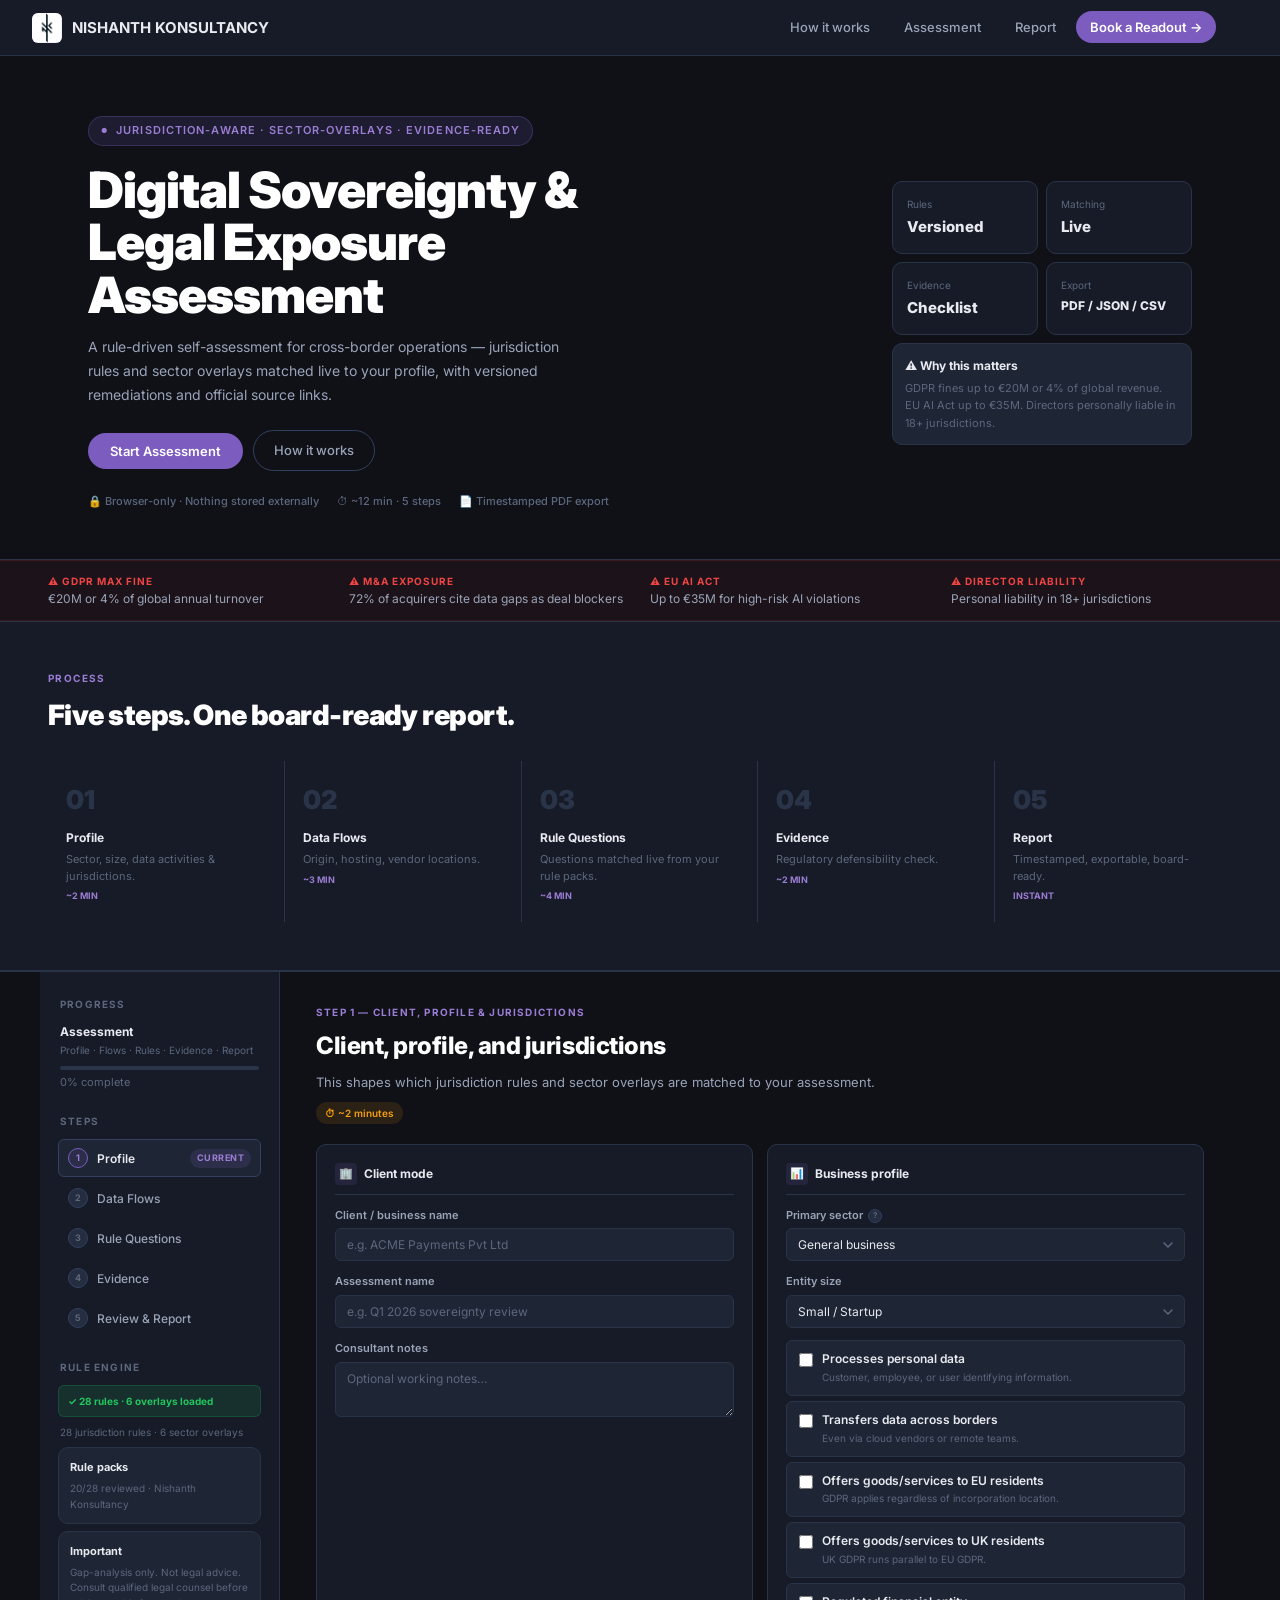
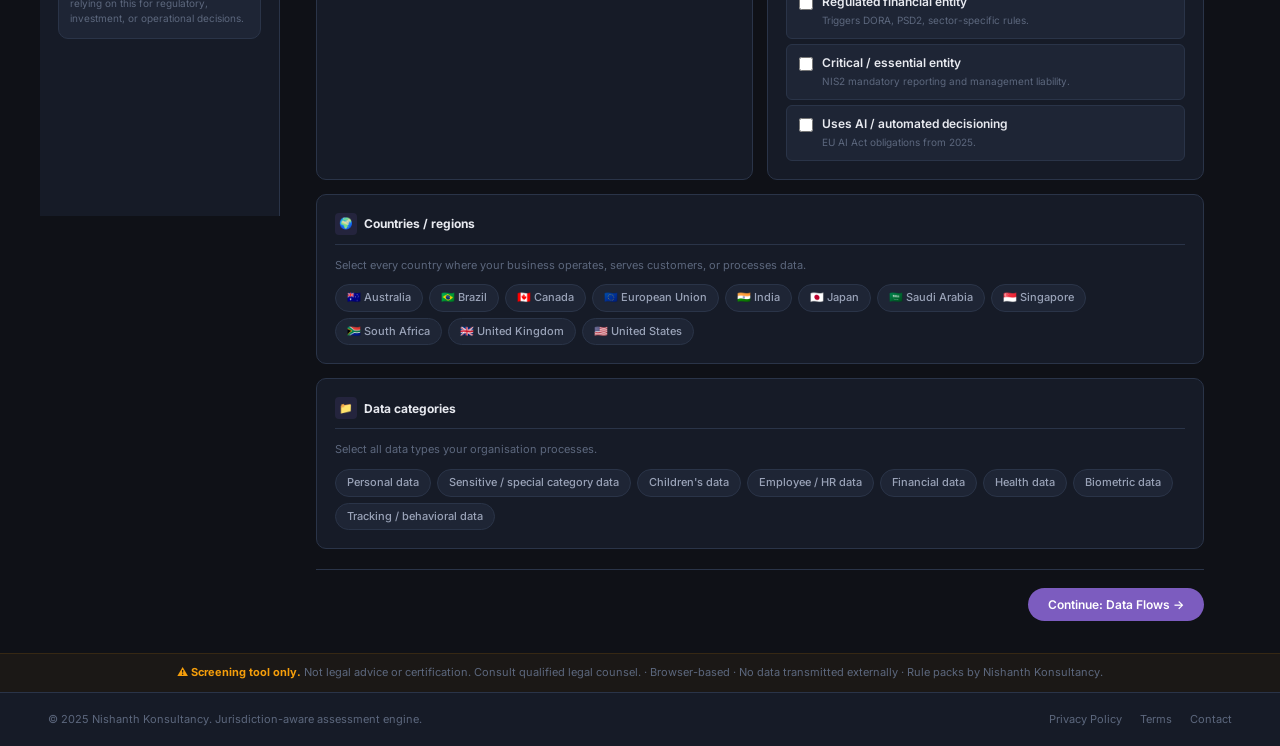
<file: index.html>
<!DOCTYPE html>
<html lang="en">
<head>
  <meta charset="UTF-8">
  <meta name="viewport" content="width=device-width, initial-scale=1.0">

  <!-- ═══ PRIMARY SEO ═══ -->
  <title>Digital Sovereignty &amp; Legal Exposure Assessment — Nishanth Konsultancy</title>
  <meta name="description" content="Free browser-based self-assessment for digital sovereignty and legal exposure. Jurisdiction-matched rules for GDPR, UK GDPR, India DPDP, EU AI Act, CERT-In and more. Board-ready PDF report. By Nishanth Konsultancy.">
  <meta name="keywords" content="digital sovereignty assessment, GDPR compliance, UK GDPR, India DPDP, EU AI Act, CERT-In, data privacy, legal exposure, cross-border data transfer, jurisdiction risk, data governance, compliance screening tool">
  <meta name="author" content="Nishanth Konsultancy">
  <meta name="robots" content="index, follow, max-snippet:-1, max-image-preview:large">
  <link rel="canonical" href="https://nishanthkonsultancy.com/assessment/">
  <meta name="theme-color" content="#0f1117">

  <!-- ═══ OPEN GRAPH ═══ -->
  <meta property="og:type"         content="website">
  <meta property="og:url"          content="https://nishanthkonsultancy.com/assessment/">
  <meta property="og:title"        content="Digital Sovereignty &amp; Legal Exposure Assessment — Nishanth Konsultancy">
  <meta property="og:description"  content="Free jurisdiction-aware compliance screening. Matched rules for GDPR, UK GDPR, DPDP, CERT-In, EU AI Act, and more. Export a timestamped board-ready report.">
  <meta property="og:image"        content="https://nishanthkonsultancy.com/assets/og-assessment.png">
  <meta property="og:image:width"  content="1200">
  <meta property="og:image:height" content="630">
  <meta property="og:image:alt"    content="Digital Sovereignty Assessment tool by Nishanth Konsultancy">
  <meta property="og:site_name"    content="Nishanth Konsultancy">
  <meta property="og:locale"       content="en_GB">

  <!-- ═══ TWITTER CARD ═══ -->
  <meta name="twitter:card"        content="summary_large_image">
  <meta name="twitter:site"        content="@nishanthk">
  <meta name="twitter:title"       content="Digital Sovereignty &amp; Legal Exposure Assessment">
  <meta name="twitter:description" content="Free browser-only tool. Jurisdiction rules matched to your profile. Board-ready PDF, JSON, and CSV exports.">
  <meta name="twitter:image"       content="https://nishanthkonsultancy.com/assets/og-assessment.png">

  <!-- ═══ STRUCTURED DATA — WebPage ═══ -->
  <script type="application/ld+json">
  {
    "@context": "https://schema.org",
    "@type": "WebPage",
    "name": "Digital Sovereignty & Legal Exposure Assessment",
    "description": "Free browser-based self-assessment for digital sovereignty and legal exposure. Jurisdiction-matched rules, evidence checklists, and board-ready PDF report.",
    "url": "https://nishanthkonsultancy.com/assessment/",
    "inLanguage": "en-GB",
    "isPartOf": {
      "@type": "WebSite",
      "name": "Nishanth Konsultancy",
      "url": "https://nishanthkonsultancy.com"
    },
    "publisher": {
      "@type": "Organization",
      "name": "Nishanth Konsultancy",
      "url": "https://nishanthkonsultancy.com",
      "logo": { "@type": "ImageObject", "url": "https://nishanthkonsultancy.com/assets/logo.png" }
    },
    "breadcrumb": {
      "@type": "BreadcrumbList",
      "itemListElement": [
        { "@type": "ListItem", "position": 1, "name": "Home",       "item": "https://nishanthkonsultancy.com" },
        { "@type": "ListItem", "position": 2, "name": "Assessment", "item": "https://nishanthkonsultancy.com/assessment/" }
      ]
    }
  }
  </script>

  <!-- ═══ STRUCTURED DATA — SoftwareApplication ═══ -->
  <script type="application/ld+json">
  {
    "@context": "https://schema.org",
    "@type": "SoftwareApplication",
    "name": "Digital Sovereignty & Legal Exposure Assessment",
    "applicationCategory": "BusinessApplication",
    "operatingSystem": "Web Browser",
    "offers": { "@type": "Offer", "price": "0", "priceCurrency": "GBP" },
    "description": "Jurisdiction-aware compliance screening tool. Matched rules for GDPR, UK GDPR, India DPDP, CERT-In, EU AI Act, DORA, NIS2 and more. Exports PDF, JSON, CSV.",
    "provider": { "@type": "Organization", "name": "Nishanth Konsultancy" }
  }
  </script>

  <!-- ═══ STRUCTURED DATA — FAQPage ═══ -->
  <script type="application/ld+json">
  {
    "@context": "https://schema.org",
    "@type": "FAQPage",
    "mainEntity": [
      {
        "@type": "Question",
        "name": "Is this digital sovereignty assessment free?",
        "acceptedAnswer": { "@type": "Answer", "text": "Yes. It is entirely free and runs in your browser. No data is transmitted externally." }
      },
      {
        "@type": "Question",
        "name": "Which jurisdictions does the assessment cover?",
        "acceptedAnswer": { "@type": "Answer", "text": "EU (GDPR, NIS2, DORA, EU AI Act), UK (UK GDPR, PECR), India (DPDP Act, CERT-In), Australia (Privacy Act / APPs), Brazil (LGPD), Canada (PIPEDA), Japan (APPI), Saudi Arabia (PDPL), Singapore (PDPA), and South Africa (POPIA)." }
      },
      {
        "@type": "Question",
        "name": "Is this tool legal advice?",
        "acceptedAnswer": { "@type": "Answer", "text": "No. This is a screening and gap-analysis tool only, not legal advice or certification. Always consult a qualified legal professional." }
      },
      {
        "@type": "Question",
        "name": "What can I export?",
        "acceptedAnswer": { "@type": "Answer", "text": "A timestamped PDF report, a structured JSON file, and a CSV action register." }
      },
      {
        "@type": "Question",
        "name": "How long does the assessment take?",
        "acceptedAnswer": { "@type": "Answer", "text": "Approximately 12 minutes across five steps: Profile (2 min), Data Flows (3 min), Rule Questions (4 min), Evidence (2 min), and instant Report generation." }
      }
    ]
  }
  </script>

  <!-- ═══ FAVICONS ═══ -->
  <link rel="apple-touch-icon" sizes="180x180" href="./assets/apple-touch-icon.png">
  <link rel="icon" type="image/png" sizes="32x32" href="./assets/favicon-32x32.png">
  <link rel="icon" type="image/png" sizes="16x16" href="./assets/favicon-16x16.png">
  <link rel="manifest" href="./site.webmanifest">

  <!-- ═══ FONTS ═══ -->
  <link rel="preconnect" href="https://fonts.googleapis.com">
  <link rel="preconnect" href="https://fonts.gstatic.com" crossorigin>
  <link href="https://fonts.googleapis.com/css2?family=Inter:wght@300;400;500;600;700;800;900&display=swap" rel="stylesheet">

  <!-- ═══ STYLESHEET ═══ -->
  <link rel="stylesheet" href="styles.css">

  <!-- ══════════════════════════════════════════════════════
       GOOGLE TAG MANAGER
       Replace GTM-XXXXXXX with your container ID.
       GTM will fire GA4 events automatically via dataLayer
       pushes — no direct gtag() calls needed.
  ══════════════════════════════════════════════════════ -->
  <script>(function(w,d,s,l,i){w[l]=w[l]||[];w[l].push({'gtm.start':
  new Date().getTime(),event:'gtm.js'});var f=d.getElementsByTagName(s)[0],
  j=d.createElement(s),dl=l!='dataLayer'?'&l='+l:'';j.async=true;j.src=
  'https://www.googletagmanager.com/gtm.js?id='+i+dl;f.parentNode.insertBefore(j,f);
  })(window,document,'script','dataLayer','GTM-P2SXMSMG');</script>
</head>
<body>

<!-- GTM noscript fallback — required by GTM implementation guide -->
<noscript><iframe src="https://www.googletagmanager.com/ns.html?id=GTM-P2SXMSMG"
height="0" width="0" style="display:none;visibility:hidden"></iframe></noscript>

<!-- ═══════ NAVIGATION ═══════ -->
<nav>
  <a class="brand brand-link nav-logo" href="index.html" aria-label="Home — Nishanth Konsultancy">
    <div class="title title-with-logo">
      <img
        class="nav-mark"
        src="assets/logo.png"
        alt="Nishanth Konsultancy logo"
        width="28" height="28"
        loading="eager" decoding="async"
      />
    </div>
    NISHANTH KONSULTANCY
  </a>
  <nav class="nav-links" aria-label="Site navigation">
    <a href="#how"        aria-label="How the assessment works">How it works</a>
    <a href="#assessment" aria-label="Start the assessment">Assessment</a>
    <a href="#report"     aria-label="View your report">Report</a>
    <a href="#"
       id="navBookBtn"
       class="nav-cta"
       aria-label="Book a 30-minute expert readout">Book a Readout →</a>
  </nav>
</nav>

<!-- ═══════ HERO ═══════ -->
<header style="border-bottom:1px solid var(--border)">
  <div class="hero">
    <div>
      <div class="eyebrow">Jurisdiction-Aware · Sector-Overlays · Evidence-Ready</div>
      <h1>Digital Sovereignty &amp;<br>Legal Exposure<br>Assessment</h1>
      <p class="hero-sub">A rule-driven self-assessment for cross-border operations — jurisdiction rules and sector overlays matched live to your profile, with versioned remediations and official source links.</p>
      <div class="hero-acts">
        <button
          class="btn-p"
          id="heroStartBtn"
          aria-label="Start the digital sovereignty assessment">
          Start Assessment
        </button>
        <a href="#how" class="btn-o" aria-label="Learn how the five-step assessment works">How it works</a>
      </div>
      <div class="hero-meta">
        <span class="hm">🔒 Browser-only · Nothing stored externally</span>
        <span class="hm">⏱ ~12 min · 5 steps</span>
        <span class="hm">📄 Timestamped PDF export</span>
      </div>
    </div>
    <aside class="hero-right" aria-hidden="true">
      <div class="feat-grid">
        <div class="feat-card"><div class="feat-lbl">Rules</div><div class="feat-val">Versioned</div></div>
        <div class="feat-card"><div class="feat-lbl">Matching</div><div class="feat-val">Live</div></div>
        <div class="feat-card"><div class="feat-lbl">Evidence</div><div class="feat-val">Checklist</div></div>
        <div class="feat-card"><div class="feat-lbl">Export</div><div class="feat-val" style="font-size:12px">PDF / JSON / CSV</div></div>
      </div>
      <div class="risk-note">
        <div class="rn-t">⚠ Why this matters</div>
        <p class="rn-p">GDPR fines up to €20M or 4% of global revenue. EU AI Act up to €35M. Directors personally liable in 18+ jurisdictions.</p>
      </div>
    </aside>
  </div>
</header>

<!-- ═══════ RISK STRIP ═══════ -->
<section aria-label="Key compliance risk figures">
  <div class="risk-strip">
    <div class="rs-inner">
      <div><div class="rs-lbl">⚠ GDPR Max Fine</div><div class="rs-val">€20M or 4% of global annual turnover</div></div>
      <div><div class="rs-lbl">⚠ M&amp;A Exposure</div><div class="rs-val">72% of acquirers cite data gaps as deal blockers</div></div>
      <div><div class="rs-lbl">⚠ EU AI Act</div><div class="rs-val">Up to €35M for high-risk AI violations</div></div>
      <div><div class="rs-lbl">⚠ Director Liability</div><div class="rs-val">Personal liability in 18+ jurisdictions</div></div>
    </div>
  </div>
</section>

<!-- ═══════ HOW IT WORKS ═══════ -->
<section id="how" class="how" aria-labelledby="howHeading">
  <div class="how-inner">
    <div style="font-size:10px;letter-spacing:.14em;text-transform:uppercase;color:var(--purple-l);font-weight:700;margin-bottom:7px">Process</div>
    <h2 id="howHeading" style="font-size:clamp(20px,3vw,28px);font-weight:900;color:#fff;letter-spacing:-.02em">Five steps. One board-ready report.</h2>
    <div class="how-steps">
      <div class="hs"><div class="hs-num">01</div><h3 class="hs-title">Profile</h3><p class="hs-desc">Sector, size, data activities &amp; jurisdictions.</p><div class="hs-time">~2 min</div></div>
      <div class="hs"><div class="hs-num">02</div><h3 class="hs-title">Data Flows</h3><p class="hs-desc">Origin, hosting, vendor locations.</p><div class="hs-time">~3 min</div></div>
      <div class="hs"><div class="hs-num">03</div><h3 class="hs-title">Rule Questions</h3><p class="hs-desc">Questions matched live from your rule packs.</p><div class="hs-time">~4 min</div></div>
      <div class="hs"><div class="hs-num">04</div><h3 class="hs-title">Evidence</h3><p class="hs-desc">Regulatory defensibility check.</p><div class="hs-time">~2 min</div></div>
      <div class="hs" style="border-right:none"><div class="hs-num">05</div><h3 class="hs-title">Report</h3><p class="hs-desc">Timestamped, exportable, board-ready.</p><div class="hs-time">Instant</div></div>
    </div>
  </div>
</section>

<!-- ═══════ ASSESSMENT SHELL ═══════ -->
<main id="assessment" class="a-wrap" aria-label="Assessment">
  <div class="a-shell">

    <!-- Sidebar -->
    <aside class="sidebar" aria-label="Assessment progress">
      <div class="sb-sec">
        <div class="sb-lbl">Progress</div>
        <div style="padding:0 2px">
          <div style="font-size:12px;font-weight:700;color:var(--text);margin-bottom:2px">Assessment</div>
          <div style="font-size:10px;color:var(--text3);line-height:1.5">Profile · Flows · Rules · Evidence · Report</div>
        </div>
        <div class="prog-bg" role="progressbar" aria-valuenow="0" aria-valuemin="0" aria-valuemax="100" aria-label="Assessment completion">
          <div class="prog-fill" id="progFill"></div>
        </div>
        <div class="prog-pct" id="progPct" aria-live="polite">0% complete</div>
      </div>
      <div class="sb-sec">
        <div class="sb-lbl">Steps</div>
        <div class="step-list" id="sbSteps" role="list"></div>
      </div>
      <div class="sb-sec">
        <div class="sb-lbl">Rule Engine</div>
        <div id="rulesBadge" class="rules-badge rb-loading" aria-live="polite">⟳ Loading rules…</div>
        <div id="rulesCount" style="font-size:10px;color:var(--text3);padding:0 2px;margin-bottom:7px" aria-live="polite"></div>
        <div class="sb-card">
          <div class="sb-card-t">Rule packs</div>
          <p id="sbRulesMeta">Loading…</p>
        </div>
        <div class="sb-card">
          <div class="sb-card-t">Important</div>
          <p>Gap-analysis only. Not legal advice. Consult qualified legal counsel before relying on this for regulatory, investment, or operational decisions.</p>
        </div>
      </div>
    </aside>

    <!-- Main content -->
    <div class="main" id="assessmentMain">

      <!-- ── STEP 1: Profile ── -->
      <section class="sp active" id="step1" aria-labelledby="step1Heading">
        <div class="sh" style="margin-bottom:20px">
          <span class="step-no">STEP 1 — CLIENT, PROFILE &amp; JURISDICTIONS</span>
          <h2 id="step1Heading">Client, profile, and jurisdictions</h2>
          <p>This shapes which jurisdiction rules and sector overlays are matched to your assessment.</p>
          <div class="step-time">⏱ ~2 minutes</div>
        </div>

        <div class="p2">
          <div class="panel">
            <div class="ptitle"><div class="pi">🏢</div>Client mode</div>
            <div class="f">
              <label for="orgName">Client / business name</label>
              <input type="text" id="orgName" name="orgName" placeholder="e.g. ACME Payments Pvt Ltd" autocomplete="organization">
            </div>
            <div class="f">
              <label for="assessmentName">Assessment name</label>
              <input type="text" id="assessmentName" name="assessmentName" placeholder="e.g. Q1 2026 sovereignty review">
            </div>
            <div class="f">
              <label for="consultantNotesStep1">Consultant notes</label>
              <textarea id="consultantNotesStep1" placeholder="Optional working notes…" style="min-height:55px"></textarea>
            </div>
          </div>

          <div class="panel">
            <div class="ptitle"><div class="pi">📊</div>Business profile</div>
            <div class="f">
              <label for="sector">
                Primary sector
                <div class="tw"><div class="ti" aria-label="Why sector matters">?</div><div class="tb" role="tooltip">Sector determines which overlay rules apply — finance, health, and critical infrastructure face stricter obligations.</div></div>
              </label>
              <select id="sector" name="sector" aria-label="Select your primary business sector">
                <option value="general">General business</option>
                <option value="adtech">AdTech / MarTech</option>
                <option value="financial">Financial services</option>
                <option value="healthcare">Healthcare / Healthtech</option>
                <option value="saas">SaaS / Cloud software</option>
                <option value="critical">Critical / essential services</option>
                <option value="ai">AI product / model provider</option>
              </select>
            </div>
            <div class="f">
              <label for="entitySize">Entity size</label>
              <select id="entitySize" name="entitySize">
                <option value="Small">Small / Startup</option>
                <option value="Mid-sized">Mid-sized</option>
                <option value="Large">Large / Enterprise</option>
              </select>
            </div>
            <div class="chklist">
              <label class="chi"><input type="checkbox" id="chk_personal">   <div><div class="chi-lbl">Processes personal data</div>            <div class="chi-desc">Customer, employee, or user identifying information.</div></div></label>
              <label class="chi"><input type="checkbox" id="chk_crossborder"><div><div class="chi-lbl">Transfers data across borders</div>        <div class="chi-desc">Even via cloud vendors or remote teams.</div></div></label>
              <label class="chi"><input type="checkbox" id="chk_eu">         <div><div class="chi-lbl">Offers goods/services to EU residents</div> <div class="chi-desc">GDPR applies regardless of incorporation location.</div></div></label>
              <label class="chi"><input type="checkbox" id="chk_uk">         <div><div class="chi-lbl">Offers goods/services to UK residents</div> <div class="chi-desc">UK GDPR runs parallel to EU GDPR.</div></div></label>
              <label class="chi"><input type="checkbox" id="chk_fin">        <div><div class="chi-lbl">Regulated financial entity</div>           <div class="chi-desc">Triggers DORA, PSD2, sector-specific rules.</div></div></label>
              <label class="chi"><input type="checkbox" id="chk_critical">   <div><div class="chi-lbl">Critical / essential entity</div>          <div class="chi-desc">NIS2 mandatory reporting and management liability.</div></div></label>
              <label class="chi"><input type="checkbox" id="chk_ai">         <div><div class="chi-lbl">Uses AI / automated decisioning</div>      <div class="chi-desc">EU AI Act obligations from 2025.</div></div></label>
            </div>
          </div>
        </div>

        <div class="panel-full">
          <div class="ptitle"><div class="pi">🌍</div>Countries / regions</div>
          <p style="font-size:11px;color:var(--text3);margin-bottom:10px">Select every country where your business operates, serves customers, or processes data.</p>
          <div class="pills" id="pillCountries" role="group" aria-label="Select jurisdiction countries"></div>
        </div>

        <div class="panel-full">
          <div class="ptitle"><div class="pi">📁</div>Data categories</div>
          <p style="font-size:11px;color:var(--text3);margin-bottom:10px">Select all data types your organisation processes.</p>
          <div class="pills" id="pillDataCats" role="group" aria-label="Select data categories"></div>
        </div>

        <div class="snav">
          <div></div>
          <button class="btn-next" id="step1NextBtn" aria-label="Continue to Step 2: Data Flows">Continue: Data Flows →</button>
        </div>
      </section><!-- /step1 -->

      <!-- ── STEP 2: Data Flows ── -->
      <section class="sp" id="step2" aria-labelledby="step2Heading">
        <div class="sh" style="margin-bottom:20px">
          <span class="step-no">STEP 2 — DATA FLOW &amp; OPERATING FOOTPRINT</span>
          <h2 id="step2Heading">Data flow and operating footprint</h2>
          <p>Where data originates, lives, and travels determines your transfer obligations.</p>
          <div class="step-time">⏱ ~3 minutes</div>
        </div>

        <div class="panel-full">
          <div class="ptitle"><div class="pi">📍</div>Data origin</div>
          <p style="font-size:11px;color:var(--text3);margin-bottom:10px">Where is the personal data you collect originally generated?</p>
          <div class="pills" id="pillOrigin" role="group" aria-label="Select data origin countries"></div>
        </div>

        <div class="p2">
          <div class="panel">
            <div class="ptitle"><div class="pi">☁️</div>Storage / hosting</div>
            <div class="f">
              <label for="cloudProvider">
                Primary cloud / hosting provider
                <div class="tw"><div class="ti" aria-label="Cloud Act risk">?</div><div class="tb" role="tooltip">US-based providers are subject to the US CLOUD Act — key concern for EU data controllers under Schrems II.</div></div>
              </label>
              <select id="cloudProvider" name="cloudProvider" aria-label="Select cloud or hosting provider">
                <option value="">Select…</option>
                <option value="aws-us">AWS (US-based, global)</option>
                <option value="azure-us">Azure (US-based, global)</option>
                <option value="gcp-us">Google Cloud (US-based, global)</option>
                <option value="aws-eu">AWS EU-only region</option>
                <option value="azure-eu">Azure EU-only region</option>
                <option value="sovereign">EU-sovereign / Hetzner</option>
                <option value="onprem">On-premise</option>
                <option value="mixed">Mixed / Multiple</option>
                <option value="unknown">Unknown</option>
              </select>
              <div class="rcallout" id="cloudRisk" role="alert"><strong>Transfer Risk:</strong> US-based providers fall under the US CLOUD Act. EU personal data requires SCCs + Transfer Impact Assessment (TIA) to remain GDPR-compliant.</div>
            </div>
            <div class="f">
              <label>Storage locations</label>
              <div class="pills" id="pillStorage" style="margin-top:4px" role="group" aria-label="Select storage locations"></div>
            </div>
          </div>

          <div class="panel">
            <div class="ptitle"><div class="pi">🔗</div>Processor / vendor locations</div>
            <p style="font-size:11px;color:var(--text3);margin-bottom:9px">Where are your key SaaS tools and sub-processors based?</p>
            <div class="pills" id="pillProcessors" role="group" aria-label="Select processor locations"></div>
          </div>
        </div>

        <div class="panel-full">
          <div class="ptitle"><div class="pi">📝</div>Operational notes</div>
          <div class="p2" style="margin-bottom:0">
            <div class="f"><label for="transferNotes">Transfer notes</label><textarea id="transferNotes" placeholder="Known arrangements, SCCs in place, adequacy decisions…"></textarea></div>
            <div class="f"><label for="unknowns">Known unknowns</label><textarea id="unknowns" placeholder="Areas of uncertainty in your data flows…"></textarea></div>
            <div class="f"><label for="assumptions">Assumptions</label><textarea id="assumptions" placeholder="Assumptions made in this assessment…"></textarea></div>
          </div>
        </div>

        <div class="snav">
          <button class="btn-back" id="step2BackBtn" aria-label="Back to Step 1: Profile">← Back</button>
          <button class="btn-next" id="step2NextBtn" aria-label="Continue to Step 3: Rule Questions">Continue: Rule Questions →</button>
        </div>
      </section><!-- /step2 -->

      <!-- ── STEP 3: Rule Questions ── -->
      <section class="sp" id="step3" aria-labelledby="step3Heading">
        <div class="sh" style="margin-bottom:20px">
          <span class="step-no">STEP 3 — JURISDICTION &amp; SECTOR RULE QUESTIONS</span>
          <h2 id="step3Heading">Rule-matched questions</h2>
          <p>Questions below are matched live from your selected jurisdictions and sector rule packs. Answer based on what is genuinely in place today.</p>
          <div class="step-time">⏱ ~4 minutes</div>
        </div>
        <div id="ruleQs" aria-live="polite"><div class="empty"><div class="empty-icon">⟳</div>Matching rules to your profile…</div></div>
        <div class="snav">
          <button class="btn-back" id="step3BackBtn" aria-label="Back to Step 2: Data Flows">← Back</button>
          <button class="btn-next" id="step3NextBtn" aria-label="Continue to Step 4: Evidence">Continue: Evidence →</button>
        </div>
      </section><!-- /step3 -->

      <!-- ── STEP 4: Evidence ── -->
      <section class="sp" id="step4" aria-labelledby="step4Heading">
        <div class="sh" style="margin-bottom:20px">
          <span class="step-no">STEP 4 — EVIDENCE READINESS</span>
          <h2 id="step4Heading">Evidence readiness</h2>
          <p>If a regulator or acquirer requested documentation today, which of these could you produce within 48 hours?</p>
          <div class="step-time">⏱ ~2 minutes</div>
        </div>

        <div class="panel-full">
          <div class="ptitle"><div class="pi">📋</div>Documentation inventory</div>
          <div class="chklist">
            <label class="chi"><input type="checkbox" class="evid" id="e1"><div><div class="chi-lbl">Data inventory / data map</div>                        <div class="chi-desc">Foundation for all other compliance evidence. What data exists, where, and who owns it.</div></div></label>
            <label class="chi"><input type="checkbox" class="evid" id="e2"><div><div class="chi-lbl">Privacy notice — published and current</div>             <div class="chi-desc">GDPR Art. 13/14, UK GDPR, DPDP, LGPD — all require clear notice of collection and rights.</div></div></label>
            <label class="chi"><input type="checkbox" class="evid" id="e3"><div><div class="chi-lbl">Record of Processing Activities (RoPA)</div>             <div class="chi-desc">GDPR Art. 30 mandatory. First document regulators request.</div></div></label>
            <label class="chi"><input type="checkbox" class="evid" id="e4"><div><div class="chi-lbl">Data Processing Agreements with all vendors</div>         <div class="chi-desc">Signed, stored, retrievable. Regulators request the full list during audits.</div></div></label>
            <label class="chi"><input type="checkbox" class="evid" id="e5"><div><div class="chi-lbl">Transfer safeguards — SCCs / IDTAs / adequacy</div>       <div class="chi-desc">Current 2021 SCCs or UK IDTAs, countersigned, linked to a transfer map.</div></div></label>
            <label class="chi"><input type="checkbox" class="evid" id="e6"><div><div class="chi-lbl">DPIA for high-risk processing</div>                       <div class="chi-desc">GDPR Art. 35 mandatory. Absence is itself a reportable breach.</div></div></label>
            <label class="chi"><input type="checkbox" class="evid" id="e7"><div><div class="chi-lbl">Incident / breach log and notification playbook</div>      <div class="chi-desc">Covers GDPR, CERT-In, PDPA, and NIS2 reporting obligations.</div></div></label>
            <label class="chi"><input type="checkbox" class="evid" id="e8"><div><div class="chi-lbl">Staff privacy training records (last 12 months)</div>      <div class="chi-desc">Significant mitigating factor in enforcement proceedings.</div></div></label>
            <label class="chi"><input type="checkbox" class="evid" id="e9"><div><div class="chi-lbl">Board or exec-level governance sign-off</div>              <div class="chi-desc">Powerful accountability evidence in enforcement proceedings.</div></div></label>
          </div>
        </div>

        <div class="panel-full">
          <div class="ptitle"><div class="pi">📝</div>Additional context</div>
          <div class="f">
            <label for="consultantNotes">Consultant / advisor notes</label>
            <textarea id="consultantNotes" placeholder="Pending audits, known gaps being addressed, recent legal advice, planned remediation…" style="min-height:80px"></textarea>
          </div>
        </div>

        <div class="snav">
          <button class="btn-back" id="step4BackBtn" aria-label="Back to Step 3: Rule Questions">← Back</button>
          <button class="btn-next" id="step4NextBtn" aria-label="Continue to Step 5: Review">Continue: Review →</button>
        </div>
      </section><!-- /step4 -->

      <!-- ── STEP 5: Review ── -->
      <section class="sp" id="step5" aria-labelledby="step5Heading">
        <div class="sh" style="margin-bottom:20px">
          <span class="step-no">STEP 5 — REVIEW &amp; GENERATE REPORT</span>
          <h2 id="step5Heading">Review and generate report</h2>
          <p>Review your answers then generate your timestamped Digital Sovereignty Risk Report.</p>
          <div class="step-time">⏱ 1 minute</div>
        </div>
        <div class="rev-grid" id="revGrid"></div>
        <div style="margin-top:12px;background:rgba(245,158,11,.07);border:1px solid rgba(245,158,11,.18);border-left:3px solid var(--amber);border-radius:var(--r);padding:12px 14px;" role="note">
          <div style="font-size:10px;font-weight:700;text-transform:uppercase;letter-spacing:.08em;color:var(--amber);margin-bottom:4px">Important</div>
          <p style="font-size:11px;color:var(--text2);line-height:1.6">This is a <strong style="color:var(--text)">screening and gap-analysis tool only</strong>. Not legal advice or certification. Review with qualified legal counsel before relying on it for regulatory, investment, or operational decisions.</p>
        </div>
        <div class="snav">
          <button class="btn-back" id="step5BackBtn" aria-label="Back to Step 4: Evidence">← Back</button>
          <button class="btn-next" id="generateBtn" style="padding:11px 26px;font-size:13px" aria-label="Generate your Digital Sovereignty Risk Report">Generate Report →</button>
        </div>
      </section><!-- /step5 -->

    </div><!-- /main -->
  </div><!-- /a-shell -->
</main>

<!-- ═══════ REPORT ═══════ -->
<section id="report" aria-labelledby="reportHeading" aria-live="polite">
  <div class="rpt-hero">
    <div class="rpt-hero-in">
      <div class="rpt-tag">📊 Digital Sovereignty Risk Report</div>
      <h2 id="reportHeading" id="rptTitle">Organisation — Digital Sovereignty Assessment</h2>
      <div class="rpt-meta">
        <span>🏢 <span id="rptOrg"></span></span>
        <span>📅 <span id="rptDate"></span></span>
        <span class="ts-badge" id="rptTs"></span>
        <span>Nishanth Konsultancy</span>
        <span style="color:var(--red);font-weight:600">Confidential — Not Legal Advice</span>
      </div>
      <div class="score-cards" id="scoreCards"></div>
    </div>
  </div>

  <div class="rpt-body">
    <div class="rsec">
      <div class="rsec-t"><div class="rpt-icon">📝</div>Executive Summary</div>
      <div class="narr" id="rptNarr"></div>
      <div style="display:grid;grid-template-columns:repeat(auto-fill,minmax(180px,1fr));gap:9px;margin-top:13px" id="rptTopline"></div>
    </div>

    <div class="rsec">
      <div class="rsec-t"><div class="rpt-icon">📋</div>Applicable Laws, Governance &amp; Evidence</div>
      <p style="font-size:11px;color:var(--text3);margin-bottom:14px">Each matched rule shows your answers, evidence checklist, remediation steps, and official sources — with version and review date from your rule packs.</p>
      <div id="rptRuleCards"></div>
    </div>

    <div class="rsec">
      <div class="rsec-t"><div class="rpt-icon">⚡</div>Action Register</div>
      <p style="font-size:11px;color:var(--text3);margin-bottom:12px">Consolidated from all matched rules, ordered by priority. Immediate items should be escalated to legal counsel within 30 days.</p>
      <div class="act-list" id="rptActions"></div>
    </div>

    <div class="cta-block">
      <div>
        <h3>Turn this into a working roadmap.</h3>
        <p>Use this report as the foundation for workshops, evidence validation, architecture review, and country-specific remediation planning.</p>
      </div>
      <button class="btn-p" id="ctaContactBtn" aria-label="Book a 30-minute expert readout">Book a 30-min Expert Readout →</button>
    </div>

    <div class="exp-row">
      <button class="btn-exp" id="expPdfBtn"  aria-label="Export report as PDF">📄 Export PDF</button>
      <button class="btn-exp" id="expJsonBtn" aria-label="Export data as JSON">{ } Export JSON</button>
      <button class="btn-exp" id="expCsvBtn"  aria-label="Export action register as CSV">⊞ Export CSV</button>
      <button class="btn-exp" id="expLinkBtn" aria-label="Copy a shareable link">🔗 Copy Link</button>
      <button class="btn-exp" id="retakeBtn"  aria-label="Retake the assessment">↺ Retake</button>
    </div>
  </div>
</section>

<!-- ═══════ FOOTER ═══════ -->
<div class="notice-bar" role="note">
  <strong>⚠ Screening tool only.</strong> Not legal advice or certification. Consult qualified legal counsel.
  · Browser-based · No data transmitted externally · Rule packs by Nishanth Konsultancy.
</div>
<footer>
  <div>© 2025 Nishanth Konsultancy. Jurisdiction-aware assessment engine.</div>
  <div style="display:flex;gap:18px">
    <a href="/privacy-policy">Privacy Policy</a>
    <a href="/terms">Terms</a>
    <a href="/contact">Contact</a>
  </div>
</footer>

<!-- ══════════════════════════════════════════════════════════════════
     NK TRACKING LAYER v3 — GTM-only architecture
     ─────────────────────────────────────────────────────────────────
     All events push to window.dataLayer only.
     GTM fires GA4 tags automatically — no direct gtag() calls.
     Architecture: Website → dataLayer → GTM → GA4

     Events fired:
       page_view             — on load
       button_click          — all named buttons
       assessment_start      — heroStartBtn
       assessment_progress   — on each step load (step_number, step_name, time_since_start)
       assessment_abandon    — on session end if assessment started but report not generated
       step_complete         — every forward nav click
       step_back             — every back nav click
       report_generate       — generateBtn
       report_view           — report section becomes visible (risk_score, rules_triggered, high_priority_actions)
       risk_score_band       — after report generation (band: low/medium/high/critical)
       consulting_signal     — when risk_score >= 6.5 threshold (risk_level, triggered_rules, jurisdiction_count)
       lead_qualified        — when report_generate AND booking_intent both fired (lead_type)
       cta_start_assessment  — Start Assessment button (hero) — P0 conversion
       cta_generate_report   — Generate Report button (step 5) — P0 conversion
       cta_book_readout_report — Book a 30-min Readout (report CTA) — P0 lead
       cta_book_readout_nav  — Book a Readout (navigation bar) — P0 lead
       cta_export_report     — any export button: export_format = pdf|json|csv — P1
       button_click          — all other nav buttons (Back, Continue steps) — P2
       share                 — Copy Link
       assessment_retake     — Retake
       scroll                — page depth 25/50/75/90/100%
       assessment_scroll     — scroll inside assessment form
       section_view          — #how / #assessment / #report
       time_on_page          — 30s / 60s / 120s / 300s
       first_interaction     — first click + latency ms
       rule_answer           — yes/partial/no/na on rule Qs
       evidence_toggle       — evidence checkboxes
       pill_interaction      — jurisdiction & data category pills
       sector_select         — sector dropdown change
       cloud_provider_select — cloud provider dropdown change
       session_end           — on hide/unload with bounce flag
     ──────────────────────────────────────────────────────────────── -->
<script>
(function () {
  'use strict';

  window.dataLayer = window.dataLayer || [];
  function push(obj) { window.dataLayer.push(obj); }
  function on(id, type, fn) {
    var el = document.getElementById(id);
    if (el) el.addEventListener(type, fn);
  }
  function fmt(ms) {
    var s = Math.round(ms / 1000);
    return s < 60 ? s + 's' : Math.floor(s / 60) + 'm ' + (s % 60) + 's';
  }

  var T0 = Date.now(), stepStart = {1: Date.now()};
  var currentStep = 1, lastAction = 'page_load';
  var reportSeen = false, hadClick = false;
  var bookingFired = false, reportGenerateFired = false;

  /* Step names for assessment_progress */
  var STEP_NAMES_TRACK = {1: 'profile', 2: 'data_flows', 3: 'rule_questions', 4: 'evidence', 5: 'review'};

  push({ event: 'page_view', page_title: document.title, page_path: location.pathname });

  /* ─── HELPER: fire assessment_progress when a step loads ─── */
  function trackStepProgress(stepNum) {
    push({
      event: 'assessment_progress',
      step_number: stepNum,
      step_name: STEP_NAMES_TRACK[stepNum] || ('step_' + stepNum),
      time_since_start: fmt(Date.now() - T0)
    });
  }

  /* ─── HELPER: fire lead_qualified if both conditions met ─── */
  function checkLeadQualified() {
    if (reportGenerateFired && bookingFired) {
      push({ event: 'lead_qualified', lead_type: 'high_intent_assessment' });
    }
  }

  /* ─── 1. ALL NAMED BUTTONS ─── */

  on('heroStartBtn', 'click', function () {
    lastAction = 'heroStartBtn';
    push({event: 'cta_start_assessment', button_id: 'heroStartBtn', button_location: 'hero'});
    push({event: 'assessment_start'});
    stepStart[1] = Date.now(); currentStep = 1;
    trackStepProgress(1);
  });

  on('step1NextBtn', 'click', function () {
    lastAction = 'step1NextBtn';
    var dur = fmt(Date.now() - (stepStart[1] || T0));
    var p = {button_id: 'step1NextBtn', button_text: 'Continue: Data Flows', button_location: 'step_1', step_number: 1, step_name: 'profile', time_on_step: dur};
    push({event: 'button_click', ...p});
    push({event: 'step_complete', ...p});
    stepStart[2] = Date.now(); currentStep = 2;
    trackStepProgress(2);
  });

  on('step2BackBtn', 'click', function () {
    lastAction = 'step2BackBtn';
    var p = {button_id: 'step2BackBtn', button_text: 'Back', button_location: 'step_2', from_step: 2, to_step: 1};
    push({event: 'button_click', ...p});
    push({event: 'step_back', ...p});
    stepStart[1] = Date.now(); currentStep = 1;
  });

  on('step2NextBtn', 'click', function () {
    lastAction = 'step2NextBtn';
    var dur = fmt(Date.now() - (stepStart[2] || T0));
    var p = {button_id: 'step2NextBtn', button_text: 'Continue: Rule Questions', button_location: 'step_2', step_number: 2, step_name: 'data_flows', time_on_step: dur};
    push({event: 'button_click', ...p});
    push({event: 'step_complete', ...p});
    stepStart[3] = Date.now(); currentStep = 3;
    trackStepProgress(3);
  });

  on('step3BackBtn', 'click', function () {
    lastAction = 'step3BackBtn';
    var p = {button_id: 'step3BackBtn', button_text: 'Back', button_location: 'step_3', from_step: 3, to_step: 2};
    push({event: 'button_click', ...p});
    push({event: 'step_back', ...p});
    stepStart[2] = Date.now(); currentStep = 2;
  });

  on('step3NextBtn', 'click', function () {
    lastAction = 'step3NextBtn';
    var dur = fmt(Date.now() - (stepStart[3] || T0));
    var p = {button_id: 'step3NextBtn', button_text: 'Continue: Evidence', button_location: 'step_3', step_number: 3, step_name: 'rule_questions', time_on_step: dur};
    push({event: 'button_click', ...p});
    push({event: 'step_complete', ...p});
    stepStart[4] = Date.now(); currentStep = 4;
    trackStepProgress(4);
  });

  on('step4BackBtn', 'click', function () {
    lastAction = 'step4BackBtn';
    var p = {button_id: 'step4BackBtn', button_text: 'Back', button_location: 'step_4', from_step: 4, to_step: 3};
    push({event: 'button_click', ...p});
    push({event: 'step_back', ...p});
    stepStart[3] = Date.now(); currentStep = 3;
  });

  on('step4NextBtn', 'click', function () {
    lastAction = 'step4NextBtn';
    var dur = fmt(Date.now() - (stepStart[4] || T0));
    var p = {button_id: 'step4NextBtn', button_text: 'Continue: Review', button_location: 'step_4', step_number: 4, step_name: 'evidence', time_on_step: dur};
    push({event: 'button_click', ...p});
    push({event: 'step_complete', ...p});
    stepStart[5] = Date.now(); currentStep = 5;
    trackStepProgress(5);
  });

  on('step5BackBtn', 'click', function () {
    lastAction = 'step5BackBtn';
    var p = {button_id: 'step5BackBtn', button_text: 'Back', button_location: 'step_5', from_step: 5, to_step: 4};
    push({event: 'button_click', ...p});
    push({event: 'step_back', ...p});
    stepStart[4] = Date.now(); currentStep = 4;
  });

  on('generateBtn', 'click', function () {
    lastAction = 'generateBtn'; reportSeen = true; reportGenerateFired = true;
    var dur = fmt(Date.now() - (stepStart[5] || T0));
    var total = fmt(Date.now() - T0);
    push({event: 'cta_generate_report', button_id: 'generateBtn', button_location: 'step_5',
          step_number: 5, step_name: 'review', time_on_step: dur, total_assessment_time: total});
    push({event: 'report_generate', step_number: 5, step_name: 'review',
          time_on_step: dur, total_assessment_time: total});
    checkLeadQualified();
  });

  on('ctaContactBtn', 'click', function () {
    lastAction = 'ctaContactBtn'; bookingFired = true;
    push({event: 'cta_book_readout_report', button_id: 'ctaContactBtn', button_location: 'report_cta',
          booking_type: 'readout_30min'});
    push({event: 'booking_intent', button_id: 'ctaContactBtn', button_location: 'report_cta',
          booking_type: 'readout_30min'});
    checkLeadQualified();
  });

  on('navBookBtn', 'click', function () {
    lastAction = 'navBookBtn'; bookingFired = true;
    push({event: 'cta_book_readout_nav', button_id: 'navBookBtn', button_location: 'navigation',
          booking_type: 'readout_30min'});
    push({event: 'booking_intent', button_id: 'navBookBtn', button_location: 'navigation',
          booking_type: 'readout_30min'});
    checkLeadQualified();
  });

  on('expPdfBtn', 'click', function () {
    lastAction = 'expPdfBtn';
    push({event: 'cta_export_report', button_id: 'expPdfBtn', button_location: 'report_exports',
          export_format: 'pdf', file_name: 'digital-sovereignty-report.pdf'});
    push({event: 'file_download', file_name: 'digital-sovereignty-report.pdf', file_extension: 'pdf'});
    push({event: 'report_export_all', format: 'pdf'});
  });

  on('expJsonBtn', 'click', function () {
    lastAction = 'expJsonBtn';
    push({event: 'cta_export_report', button_id: 'expJsonBtn', button_location: 'report_exports',
          export_format: 'json', file_name: 'digital-sovereignty-report.json'});
    push({event: 'file_download', file_name: 'digital-sovereignty-report.json', file_extension: 'json'});
    push({event: 'report_export_all', format: 'json'});
  });

  on('expCsvBtn', 'click', function () {
    lastAction = 'expCsvBtn';
    push({event: 'cta_export_report', button_id: 'expCsvBtn', button_location: 'report_exports',
          export_format: 'csv', file_name: 'digital-sovereignty-actions.csv'});
    push({event: 'file_download', file_name: 'digital-sovereignty-actions.csv', file_extension: 'csv'});
    push({event: 'report_export_all', format: 'csv'});
  });

  on('expLinkBtn', 'click', function () {
    lastAction = 'expLinkBtn';
    var p = {button_id: 'expLinkBtn', button_text: 'Copy Link', button_location: 'report_exports'};
    push({event: 'button_click', ...p});
    push({event: 'share', method: 'copy_link', content_type: 'assessment_report'});
  });

  on('retakeBtn', 'click', function () {
    var p = {button_id: 'retakeBtn', button_text: 'Retake', button_location: 'report_exports',
             total_session_time: fmt(Date.now() - T0), last_step_reached: currentStep};
    push({event: 'button_click', ...p});
    push({event: 'assessment_retake', ...p});
    T0 = Date.now(); stepStart = {1: T0}; currentStep = 1; lastAction = 'retake';
    reportSeen = false; reportGenerateFired = false; bookingFired = false;
  });

  /* ─── 2. SCROLL DEPTH ─── */
  var sf = {}, tick = false;
  window.addEventListener('scroll', function () {
    if (tick) return; tick = true;
    requestAnimationFrame(function () {
      var pct = Math.round((window.scrollY / Math.max(1, document.documentElement.scrollHeight - window.innerHeight)) * 100);
      [25, 50, 75, 90, 100].forEach(function (m) {
        if (!sf[m] && pct >= m) {
          sf[m] = true;
          push({event: 'scroll', scroll_depth_threshold: m, scroll_depth_units: 'percent'});
        }
      });
      tick = false;
    });
  }, {passive: true});

  /* ─── 3. SECTION VISIBILITY (includes report_view via IntersectionObserver) ─── */
  var obs = new IntersectionObserver(function (entries) {
    entries.forEach(function (e) {
      if (!e.isIntersecting) return;
      var names = {how: 'How It Works', assessment: 'Assessment Form', report: 'Report'};
      push({event: 'section_view', section_id: e.target.id, section_name: names[e.target.id] || e.target.id});
      obs.unobserve(e.target);
    });
  }, {threshold: 0.2});
  ['how', 'assessment', 'report'].forEach(function (id) {
    var el = document.getElementById(id); if (el) obs.observe(el);
  });

  /* ─── 4. REPORT VIEW — fires when report panel becomes visible ─── */
  (function () {
    var reportEl = document.getElementById('report');
    if (!reportEl) return;
    var reportViewObs = new IntersectionObserver(function (entries) {
      entries.forEach(function (e) {
        if (!e.isIntersecting) return;
        /* Read score/counts from DOM — app.js populates these elements */
        var scoreEl = reportEl.querySelector('.sc-val');
        var score = scoreEl ? parseFloat(scoreEl.textContent) || 0 : 0;
        var ruleCards = reportEl.querySelectorAll('.rrc').length;
        var actions = reportEl.querySelectorAll('.act-item').length;
        push({
          event: 'report_view',
          risk_score: score,
          rules_triggered: ruleCards,
          high_priority_actions: actions
        });
        reportViewObs.unobserve(e.target);
      });
    }, {threshold: 0.1});
    reportViewObs.observe(reportEl);
  })();

  /* ─── 5. SCROLL INSIDE ASSESSMENT FORM ─── */
  (function () {
    var m = document.getElementById('assessmentMain'); if (!m) return;
    var fired = {};
    m.addEventListener('scroll', function () {
      var k = 'step' + currentStep; if (fired[k]) return; fired[k] = true;
      push({event: 'assessment_scroll', scroll_location: 'assessment_form', active_step: currentStep});
    }, {passive: true});
  })();

  /* ─── 6. BOUNCE / SESSION END (includes assessment_abandon) ─── */
  document.addEventListener('click', function () { hadClick = true; }, {once: true});
  var endSent = false;
  function sendEnd() {
    if (endSent) return; endSent = true;
    var dur = Date.now() - T0;
    var p = {session_duration_ms: dur, session_duration: fmt(dur),
             last_action_id: lastAction, last_step_reached: currentStep,
             is_bounce: !(hadClick || sf[25] || dur >= 10000),
             assessment_started: currentStep > 1, report_generated: reportSeen};
    push({event: 'session_end', ...p});
    /* assessment_abandon: started the assessment but never generated the report */
    if (currentStep > 1 && !reportSeen) {
      push({
        event: 'assessment_abandon',
        last_step: currentStep,
        time_spent: fmt(dur)
      });
    }
  }
  window.addEventListener('visibilitychange', function () { if (document.visibilityState === 'hidden') sendEnd(); });
  window.addEventListener('pagehide', sendEnd, {once: true});

  /* ─── 7. TIME ON PAGE ─── */
  [30, 60, 120, 300].forEach(function (s) {
    setTimeout(function () {
      push({event: 'time_on_page', seconds_on_page: s, current_step: currentStep});
    }, s * 1000);
  });

  /* ─── 8. FIRST INTERACTION ─── */
  document.addEventListener('click', function () {
    var ms = Date.now() - T0;
    push({event: 'first_interaction', time_to_first_interaction_ms: ms, time_to_first_interaction: fmt(ms)});
  }, {once: true});

  /* ─── 9. PILL INTERACTIONS ─── */
  ['pillCountries','pillOrigin','pillStorage','pillProcessors','pillDataCats'].forEach(function (cid) {
    var el = document.getElementById(cid); if (!el) return;
    el.addEventListener('click', function (e) {
      var pill = e.target.closest('.pill'); if (!pill) return;
      push({event: 'pill_interaction',
            pill_container: cid, pill_value: pill.dataset.id || pill.textContent.trim(),
            pill_action: pill.classList.contains('sel') ? 'deselect' : 'select', current_step: currentStep});
    });
  });

  /* ─── 10. RULE ANSWERS ─── */
  (function () {
    var rq = document.getElementById('ruleQs'); if (!rq) return;
    rq.addEventListener('click', function (e) {
      var btn = e.target.closest('.ans-btn'); if (!btn) return;
      var row = btn.closest('.ans-row');
      push({event: 'rule_answer',
            rule_key: row ? (row.dataset.key || 'unknown') : 'unknown', answer_value: btn.dataset.val});
    });
  })();

  /* ─── 11. EVIDENCE CHECKBOXES ─── */
  document.querySelectorAll('.evid').forEach(function (box) {
    box.addEventListener('change', function () {
      var lbl = box.closest('label') && box.closest('label').querySelector('.chi-lbl');
      push({event: 'evidence_toggle',
            evidence_id: box.id, evidence_label: lbl ? lbl.textContent.trim() : box.id, checked: box.checked});
    });
  });

  /* ─── 12. SECTOR & CLOUD DROPDOWNS ─── */
  (function () {
    var s = document.getElementById('sector'), c = document.getElementById('cloudProvider');
    if (s) s.addEventListener('change', function () {
      push({event: 'sector_select', sector: s.value});
    });
    if (c) c.addEventListener('change', function () {
      push({event: 'cloud_provider_select', cloud_provider: c.value, is_us_provider: c.value.includes('us')});
    });
  })();

})();
</script>

<script type="module" src="app.js"></script>
</body>
</html>
</file>
<file: styles.css>
/* ═══════════════════════════════════════════════════════════
   Nishanth Konsultancy — Digital Sovereignty Assessment
   Design system · styles.css
   ═══════════════════════════════════════════════════════════ */

:root {
  --bg:       #0f1117;
  --bg2:      #161b27;
  --bg3:      #1e2535;
  --bg4:      #252d40;
  --border:   #2a3448;
  --border2:  #334060;
  --purple:   #7c5cbf;
  --purple-l: #9b7dd4;
  --pp:       rgba(124, 92, 191, .15);
  --pg:       rgba(124, 92, 191, .3);
  --text:     #e8eaf0;
  --text2:    #9aa3b8;
  --text3:    #5c677d;
  --green:    #22c55e;
  --gp:       rgba(34, 197, 94, .12);
  --amber:    #f59e0b;
  --ap:       rgba(245, 158, 11, .12);
  --red:      #ef4444;
  --rp:       rgba(239, 68, 68, .12);
  --blue:     #3b82f6;
  --bp:       rgba(59, 130, 246, .12);
  --r:        6px;
  --rl:       10px;
}

/* ── Reset ── */
*, *::before, *::after { box-sizing: border-box; margin: 0; padding: 0; }
html { scroll-behavior: smooth; }
body {
  font-family: 'Inter', sans-serif;
  background: var(--bg);
  color: var(--text);
  font-size: 14px;
  line-height: 1.6;
  min-height: 100vh;
}
a { text-decoration: none; color: inherit; }
button, input, select, textarea { font-family: inherit; }

/* ── Navigation ── */
nav {
  position: sticky; top: 0; z-index: 200;
  background: var(--bg2);
  border-bottom: 1px solid var(--border);
  display: flex; align-items: center; justify-content: space-between;
  padding: 0 32px; height: 56px;
}
.nav-logo {
  display: flex; align-items: center; gap: 10px;
  font-size: 15px; font-weight: 700; color: var(--text);
}
.nav-mark {
  width: 30px; height: 30px; border-radius: 6px;
  background: var(--purple);
  display: flex; align-items: center; justify-content: center;
  font-size: 12px; font-weight: 800; color: #fff;
}
.nav-links { display: flex; gap: 6px; align-items: center; }
.nav-links a {
  color: var(--text2); font-size: 13px; font-weight: 500;
  padding: 6px 14px; border-radius: var(--r); transition: all .2s;
}
.nav-links a:hover { color: var(--text); background: var(--bg3); }
.nav-cta {
  background: var(--purple) !important;
  color: #fff !important;
  font-weight: 600 !important;
  border-radius: 20px !important;
}

/* ── Hero ── */
.hero {
  padding: 60px 48px 48px;
  display: grid; grid-template-columns: 1fr 300px;
  gap: 44px; align-items: center;
  max-width: 1200px; margin: 0 auto;
}
.eyebrow {
  display: inline-flex; align-items: center; gap: 8px;
  background: var(--pp);
  border: 1px solid rgba(124, 92, 191, .3);
  color: var(--purple-l);
  font-size: 11px; font-weight: 600; letter-spacing: .1em; text-transform: uppercase;
  padding: 5px 12px; border-radius: 20px; margin-bottom: 18px;
}
.eyebrow::before { content: '●'; font-size: 7px; animation: pulse 2s infinite; }
@keyframes pulse { 0%, 100% { opacity: 1; } 50% { opacity: .3; } }

h1 {
  font-size: clamp(30px, 4.5vw, 50px); font-weight: 900; color: #fff;
  line-height: 1.05; letter-spacing: -.02em; margin-bottom: 14px;
}
.hero-sub { color: var(--text2); font-size: 14px; max-width: 500px; line-height: 1.7; margin-bottom: 24px; }
.hero-acts { display: flex; gap: 10px; flex-wrap: wrap; align-items: center; margin-bottom: 22px; }

.btn-p {
  background: var(--purple); color: #fff;
  font-weight: 600; font-size: 13px;
  padding: 10px 22px; border-radius: 30px; border: none; cursor: pointer;
  display: inline-flex; align-items: center; gap: 7px; transition: all .2s;
}
.btn-p:hover { background: var(--purple-l); transform: translateY(-1px); box-shadow: 0 8px 24px var(--pg); }
.btn-o {
  background: transparent; color: var(--text2);
  font-weight: 500; font-size: 13px;
  padding: 9px 20px; border-radius: 30px;
  border: 1px solid var(--border2); cursor: pointer;
  display: inline-flex; align-items: center; gap: 7px; transition: all .2s;
}
.btn-o:hover { border-color: var(--text2); color: var(--text); }

.hero-meta { display: flex; gap: 18px; flex-wrap: wrap; }
.hm { color: var(--text3); font-size: 11px; font-weight: 500; }

.feat-grid { display: grid; grid-template-columns: 1fr 1fr; gap: 8px; }
.feat-card { background: var(--bg2); border: 1px solid var(--border); border-radius: var(--rl); padding: 14px; }
.feat-lbl { font-size: 10px; color: var(--text3); margin-bottom: 3px; }
.feat-val { font-size: 15px; font-weight: 800; color: var(--text); }
.risk-note { background: var(--bg3); border: 1px solid var(--border); border-radius: var(--rl); padding: 12px; margin-top: 8px; }
.rn-t { font-size: 12px; font-weight: 700; color: var(--text); margin-bottom: 4px; }
.rn-p { font-size: 11px; color: var(--text3); line-height: 1.6; }

/* ── Risk strip ── */
.risk-strip {
  background: rgba(239, 68, 68, .05);
  border-top: 1px solid rgba(239, 68, 68, .15);
  border-bottom: 1px solid rgba(239, 68, 68, .1);
  padding: 12px 48px;
}
.rs-inner { max-width: 1200px; margin: 0 auto; display: grid; grid-template-columns: repeat(4, 1fr); gap: 20px; }
.rs-lbl { font-size: 10px; letter-spacing: .1em; text-transform: uppercase; color: var(--red); font-weight: 700; margin-bottom: 2px; }
.rs-val { font-size: 12px; color: var(--text2); line-height: 1.4; }

/* ── How it works ── */
.how {
  background: var(--bg2);
  border-top: 1px solid var(--border);
  border-bottom: 1px solid var(--border);
  padding: 48px;
}
.how-inner { max-width: 1200px; margin: 0 auto; }
.how-steps { display: grid; grid-template-columns: repeat(5, 1fr); gap: 0; margin-top: 24px; }
.hs { padding: 18px; border-right: 1px solid var(--border); }
.hs:last-child { border-right: none; }
.hs-num { font-size: 26px; font-weight: 900; color: var(--border); margin-bottom: 7px; }
.hs-title { font-size: 12px; font-weight: 700; color: var(--text); margin-bottom: 4px; }
.hs-desc { font-size: 11px; color: var(--text3); line-height: 1.5; }
.hs-time { font-size: 9px; color: var(--purple-l); font-weight: 700; text-transform: uppercase; margin-top: 5px; }

/* ── Assessment shell ── */
.a-wrap { border-top: 1px solid var(--border); }
.a-shell {
  max-width: 1200px; margin: 0 auto;
  display: grid; grid-template-columns: 240px 1fr;
  min-height: 80vh;
}

/* ── Sidebar ── */
.sidebar {
  background: var(--bg2); border-right: 1px solid var(--border);
  padding: 24px 18px;
  position: sticky; top: 56px; height: calc(100vh - 56px); overflow-y: auto;
}
.sb-sec { margin-bottom: 22px; }
.sb-lbl {
  font-size: 10px; letter-spacing: .12em; text-transform: uppercase;
  color: var(--text3); font-weight: 700; margin-bottom: 10px; padding: 0 2px;
}
.prog-bg { height: 4px; background: var(--border); border-radius: 3px; overflow: hidden; margin: 8px 2px 4px; }
.prog-fill { height: 100%; background: var(--purple); border-radius: 3px; transition: width .4s; width: 0%; }
.prog-pct { font-size: 11px; color: var(--text3); padding: 0 2px; }
.step-list { display: flex; flex-direction: column; gap: 2px; }
.si {
  display: flex; align-items: center; justify-content: space-between;
  padding: 8px 9px; border-radius: var(--r); cursor: pointer;
  transition: background .15s; border: 1px solid transparent;
}
.si:hover { background: var(--bg3); }
.si.cur { background: var(--bg3); border-color: var(--border2); }
.si-left { display: flex; align-items: center; gap: 9px; }
.si-dot {
  width: 20px; height: 20px; border-radius: 50%;
  background: var(--bg4); border: 1px solid var(--border2);
  display: flex; align-items: center; justify-content: center;
  font-size: 9px; font-weight: 700; color: var(--text3); flex-shrink: 0; transition: all .2s;
}
.si.done .si-dot { background: var(--gp); border-color: var(--green); color: var(--green); }
.si.cur  .si-dot { background: var(--pp); border-color: var(--purple); color: var(--purple-l); }
.si-name { font-size: 12px; font-weight: 500; color: var(--text2); }
.si.cur .si-name { color: var(--text); font-weight: 600; }
.si-badge { font-size: 9px; font-weight: 700; padding: 2px 7px; border-radius: 20px; text-transform: uppercase; letter-spacing: .05em; }
.b-done { background: var(--gp); color: var(--green); }
.b-cur  { background: var(--pp); color: var(--purple-l); }

.sb-card { background: var(--bg3); border: 1px solid var(--border); border-radius: var(--rl); padding: 11px; margin-bottom: 7px; }
.sb-card-t { font-size: 11px; font-weight: 700; color: var(--text); margin-bottom: 4px; }
.sb-card p { font-size: 10px; color: var(--text3); line-height: 1.55; }

.rules-badge { display: flex; align-items: center; gap: 5px; padding: 7px 9px; border: 1px solid; border-radius: var(--r); font-size: 10px; font-weight: 700; margin-bottom: 7px; }
.rb-ok      { background: var(--gp); border-color: rgba(34, 197, 94, .2); color: var(--green); }
.rb-loading { background: var(--ap); border-color: rgba(245, 158, 11, .2); color: var(--amber); }
.rb-err     { background: var(--rp); border-color: rgba(239, 68, 68, .2); color: var(--red); }

/* ── Step panels ── */
.main { padding: 32px 36px; }
.sp { display: none; }
.sp.active { display: block; }
.step-no { font-size: 10px; font-weight: 700; letter-spacing: .12em; text-transform: uppercase; color: var(--purple-l); margin-bottom: 7px; display: block; }
.sh h2 { font-size: 24px; font-weight: 800; color: #fff; letter-spacing: -.02em; margin-bottom: 7px; }
.sh p { color: var(--text2); font-size: 13px; line-height: 1.6; max-width: 560px; }
.step-time { display: inline-flex; align-items: center; gap: 4px; background: var(--ap); color: var(--amber); font-size: 10px; font-weight: 600; padding: 3px 9px; border-radius: 20px; margin-top: 9px; }

/* ── Grid panels ── */
.p2 { display: grid; grid-template-columns: 1fr 1fr; gap: 14px; margin-bottom: 14px; }
.panel      { background: var(--bg2); border: 1px solid var(--border); border-radius: var(--rl); padding: 18px; }
.panel-full { background: var(--bg2); border: 1px solid var(--border); border-radius: var(--rl); padding: 18px; margin-bottom: 14px; }
.ptitle {
  font-size: 12px; font-weight: 700; color: var(--text);
  margin-bottom: 12px; padding-bottom: 9px;
  border-bottom: 1px solid var(--border);
  display: flex; align-items: center; gap: 7px;
}
.pi { width: 22px; height: 22px; border-radius: 4px; background: var(--pp); display: flex; align-items: center; justify-content: center; font-size: 11px; flex-shrink: 0; }

/* ── Form elements ── */
.f { display: flex; flex-direction: column; gap: 4px; margin-bottom: 12px; }
.f:last-child { margin-bottom: 0; }
.f label { font-size: 11px; font-weight: 600; color: var(--text2); display: flex; align-items: center; gap: 5px; }

/* Tooltip */
.tw { position: relative; display: inline-flex; }
.ti {
  width: 14px; height: 14px; border-radius: 50%;
  background: var(--bg4); border: 1px solid var(--border2);
  color: var(--text3); font-size: 8px; font-weight: 700;
  display: inline-flex; align-items: center; justify-content: center; cursor: help;
}
.tb {
  display: none; position: absolute; left: 19px; top: -5px; z-index: 50;
  background: var(--bg4); border: 1px solid var(--border2);
  color: var(--text2); font-size: 11px; font-weight: 400; line-height: 1.5;
  padding: 9px 13px; border-radius: var(--rl); width: 240px;
  pointer-events: none; box-shadow: 0 8px 32px rgba(0, 0, 0, .5);
}
.tw:hover .tb { display: block; }

input[type="text"], select, textarea {
  font-size: 12px; color: var(--text);
  background: var(--bg3); border: 1px solid var(--border); border-radius: var(--r);
  padding: 8px 11px; transition: all .2s; outline: none; width: 100%;
}
input::placeholder, textarea::placeholder { color: var(--text3); }
input:focus, select:focus, textarea:focus { border-color: var(--purple); box-shadow: 0 0 0 3px var(--pp); }
select {
  appearance: none;
  background-image: url("data:image/svg+xml,%3Csvg xmlns='http://www.w3.org/2000/svg' width='10' height='6' fill='none'%3E%3Cpath d='M1 1l4 4 4-4' stroke='%235c677d' stroke-width='1.5' stroke-linecap='round'/%3E%3C/svg%3E");
  background-repeat: no-repeat; background-position: right 11px center; padding-right: 30px;
}
textarea { resize: vertical; min-height: 72px; }

/* Checkboxes */
.chklist { display: flex; flex-direction: column; gap: 5px; }
.chi {
  display: flex; align-items: flex-start; gap: 9px;
  background: var(--bg3); border: 1px solid var(--border); border-radius: var(--r);
  padding: 10px 12px; cursor: pointer; transition: all .15s;
}
.chi:hover { border-color: var(--border2); background: var(--bg4); }
.chi input[type="checkbox"] { width: 14px; height: 14px; flex-shrink: 0; margin-top: 2px; accent-color: var(--purple); cursor: pointer; }
.chi-lbl { font-size: 12px; font-weight: 600; color: var(--text); line-height: 1.4; }
.chi-desc { font-size: 10px; color: var(--text3); margin-top: 2px; line-height: 1.5; }

/* Pills */
.pills { display: flex; flex-wrap: wrap; gap: 6px; margin-top: 5px; }
.pill {
  padding: 4px 11px; border-radius: 20px;
  background: var(--bg3); border: 1px solid var(--border);
  font-size: 11px; font-weight: 500; color: var(--text2);
  cursor: pointer; transition: all .15s; user-select: none;
}
.pill:hover { border-color: var(--purple); color: var(--purple-l); }
.pill.sel   { background: var(--pp); color: var(--purple-l); border-color: var(--purple); }

/* Cloud risk callout */
.rcallout {
  background: rgba(239, 68, 68, .07);
  border: 1px solid rgba(239, 68, 68, .22);
  border-left: 3px solid var(--red);
  border-radius: var(--r); padding: 10px 13px; margin-top: 9px;
  font-size: 11px; color: #fca5a5; line-height: 1.6; display: none;
}

/* ── Rule question blocks ── */
.rqw { margin-bottom: 16px; }
.rq-head {
  background: var(--bg2); border: 1px solid var(--border);
  border-radius: var(--rl) var(--rl) 0 0;
  padding: 13px 16px;
  display: flex; align-items: flex-start; justify-content: space-between; gap: 10px; flex-wrap: wrap;
}
.rq-body {
  background: var(--bg3); border: 1px solid var(--border); border-top: none;
  border-radius: 0 0 var(--rl) var(--rl); padding: 14px 16px;
}
.rq-title { font-size: 13px; font-weight: 700; color: #fff; margin-bottom: 4px; }
.rq-focus { font-size: 11px; color: var(--text3); margin-top: 4px; line-height: 1.4; }
.rq-meta  { display: flex; gap: 6px; flex-wrap: wrap; margin-top: 6px; }

.rbadge { display: inline-flex; align-items: center; padding: 2px 8px; border-radius: 20px; font-size: 9px; font-weight: 700; text-transform: uppercase; letter-spacing: .05em; }
.rb-privacy   { background: var(--pp);                      color: var(--purple-l); }
.rb-cyber     { background: var(--bp);                      color: var(--blue); }
.rb-transfer  { background: var(--ap);                      color: var(--amber); }
.rb-sector    { background: var(--gp);                      color: var(--green); }
.rb-marketing { background: rgba(239, 68, 68, .1);          color: var(--red); }
.rb-sectoral  { background: var(--bp);                      color: var(--blue); }
.rb-ai        { background: rgba(124, 92, 191, .2);         color: var(--purple-l); }
.rb-reviewed  { background: var(--gp);                      color: var(--green); }
.rb-provisional { background: var(--ap);                    color: var(--amber); }

.may-badge {
  display: inline-flex; align-items: center; gap: 4px;
  background: var(--ap); color: var(--amber);
  border: 1px solid rgba(245, 158, 11, .25);
  font-size: 9px; font-weight: 700; padding: 2px 8px; border-radius: 20px; margin-bottom: 7px;
}
.rv { font-size: 10px; color: var(--text3); white-space: nowrap; }

.qitem { background: var(--bg4); border: 1px solid var(--border); border-radius: var(--r); padding: 12px 14px; margin-bottom: 7px; }
.qitem:last-child { margin-bottom: 0; }
.q-text { font-size: 12px; font-weight: 600; color: var(--text); margin-bottom: 3px; line-height: 1.4; }
.q-help { font-size: 10px; color: var(--text3); margin-bottom: 10px; line-height: 1.4; }
.ans-row { display: flex; gap: 5px; flex-wrap: wrap; }
.ans-btn {
  padding: 5px 13px; border-radius: 20px;
  font-size: 11px; font-weight: 600; cursor: pointer;
  border: 1px solid var(--border); background: var(--bg3); color: var(--text2);
  transition: all .15s;
}
.ans-btn:hover { border-color: var(--border2); color: var(--text); }
.ans-btn.s-yes     { background: var(--gp); border-color: var(--green); color: var(--green); }
.ans-btn.s-partial { background: var(--ap); border-color: var(--amber); color: var(--amber); }
.ans-btn.s-no      { background: var(--rp); border-color: var(--red);   color: var(--red); }
.ans-btn.s-na      { background: var(--bg4); border-color: var(--border2); color: var(--text3); }

/* ── Step navigation ── */
.snav {
  display: flex; justify-content: space-between; align-items: center;
  margin-top: 20px; padding-top: 18px; border-top: 1px solid var(--border);
}
.btn-back {
  background: transparent; color: var(--text2);
  font-weight: 500; font-size: 12px;
  padding: 8px 16px; border-radius: var(--r); border: 1px solid var(--border);
  cursor: pointer; display: flex; align-items: center; gap: 5px; transition: all .15s;
}
.btn-back:hover { border-color: var(--border2); color: var(--text); }
.btn-next {
  background: var(--purple); color: #fff;
  font-weight: 600; font-size: 12px;
  padding: 9px 20px; border-radius: 30px; border: none; cursor: pointer;
  display: flex; align-items: center; gap: 7px; transition: all .15s;
}
.btn-next:hover { background: var(--purple-l); transform: translateY(-1px); box-shadow: 0 6px 20px var(--pg); }

/* ── Review ── */
.rev-grid { display: grid; grid-template-columns: 1fr 1fr; gap: 9px; margin-bottom: 14px; }
.rev-card { background: var(--bg3); border: 1px solid var(--border); border-radius: var(--r); padding: 12px 14px; }
.rev-lbl { font-size: 9px; text-transform: uppercase; letter-spacing: .1em; color: var(--text3); font-weight: 700; margin-bottom: 4px; }
.rev-val { font-size: 12px; color: var(--text); font-weight: 600; line-height: 1.4; }

/* ── Report (hidden until generated) ── */
#report { display: none; }
#report.visible { display: block; }

.rpt-hero { background: var(--bg2); border-bottom: 1px solid var(--border); padding: 36px 48px; }
.rpt-hero-in { max-width: 1200px; margin: 0 auto; }
.rpt-tag {
  display: inline-flex; align-items: center; gap: 5px;
  background: var(--pp); border: 1px solid rgba(124, 92, 191, .3); color: var(--purple-l);
  font-size: 10px; font-weight: 700; letter-spacing: .1em; text-transform: uppercase;
  padding: 3px 11px; border-radius: 20px; margin-bottom: 12px;
}
.rpt-hero h2 { font-size: 26px; font-weight: 900; color: #fff; letter-spacing: -.02em; margin-bottom: 5px; }
.rpt-meta { font-size: 11px; color: var(--text3); display: flex; gap: 14px; flex-wrap: wrap; align-items: center; margin-top: 5px; }
.ts-badge { background: var(--pp); color: var(--purple-l); border: 1px solid rgba(124, 92, 191, .25); padding: 2px 9px; border-radius: 20px; font-size: 10px; font-weight: 700; }

.score-cards { display: grid; grid-template-columns: repeat(5, 1fr); gap: 10px; margin-top: 20px; }
.sc { background: var(--bg3); border: 1px solid var(--border); border-radius: var(--rl); padding: 14px 12px; }
.sc-lbl { font-size: 9px; color: var(--text3); text-transform: uppercase; letter-spacing: .08em; margin-bottom: 7px; font-weight: 600; }
.sc-val { font-size: 28px; font-weight: 900; line-height: 1; letter-spacing: -.02em; }
.sc-val.red   { color: var(--red); }
.sc-val.amber { color: var(--amber); }
.sc-val.green { color: var(--green); }
.sc-sub { font-size: 10px; color: var(--text3); margin-top: 4px; }

.rag { display: inline-flex; align-items: center; gap: 3px; padding: 2px 8px; border-radius: 20px; font-size: 9px; font-weight: 700; text-transform: uppercase; letter-spacing: .05em; }
.rag::before { content: '●'; font-size: 6px; }
.rag.red   { background: var(--rp); color: var(--red); }
.rag.amber { background: var(--ap); color: var(--amber); }
.rag.green { background: var(--gp); color: var(--green); }

.rpt-body { max-width: 1200px; margin: 0 auto; padding: 20px 48px 48px; }
.rsec { background: var(--bg2); border: 1px solid var(--border); border-radius: var(--rl); padding: 24px; margin-bottom: 14px; }
.rsec-t { font-size: 15px; font-weight: 800; color: var(--text); margin-bottom: 12px; display: flex; align-items: center; gap: 9px; }
.rpt-icon { width: 28px; height: 28px; border-radius: 5px; background: var(--pp); display: flex; align-items: center; justify-content: center; font-size: 13px; flex-shrink: 0; }

.narr { background: var(--bg3); border: 1px solid var(--border); border-left: 3px solid var(--purple); border-radius: var(--rl); padding: 16px 18px; font-size: 13px; line-height: 1.75; color: var(--text2); }

/* Rule report cards */
.rrc { background: var(--bg3); border: 1px solid var(--border); border-radius: var(--rl); margin-bottom: 12px; overflow: hidden; }
.rrc-head {
  padding: 14px 18px; border-bottom: 1px solid var(--border);
  display: flex; align-items: flex-start; justify-content: space-between; gap: 10px; flex-wrap: wrap;
}
.rrc-title { font-size: 13px; font-weight: 700; color: #fff; margin-bottom: 5px; }
.rrc-meta { font-size: 10px; color: var(--text3); display: flex; gap: 12px; flex-wrap: wrap; margin-top: 5px; align-items: center; }
.rrc-meta a { color: var(--purple-l); font-size: 10px; }
.rrc-meta a:hover { text-decoration: underline; }

.tabs { display: flex; border-bottom: 1px solid var(--border); background: var(--bg4); }
.tab {
  padding: 9px 16px; font-size: 11px; font-weight: 600; color: var(--text3); cursor: pointer;
  border-bottom: 2px solid transparent; transition: all .15s;
  background: none; border-top: none; border-left: none; border-right: none;
}
.tab:hover  { color: var(--text2); }
.tab.active { color: var(--purple-l); border-bottom-color: var(--purple); }
.tab-pane  { padding: 14px 18px; display: none; }
.tab-pane.active { display: block; }

.evid-list  { display: flex; flex-direction: column; gap: 5px; }
.evid-item  { display: flex; align-items: center; gap: 8px; padding: 7px 10px; background: var(--bg3); border: 1px solid var(--border); border-radius: var(--r); font-size: 11px; color: var(--text2); }
.evid-dot   { width: 16px; height: 16px; border-radius: 50%; display: flex; align-items: center; justify-content: center; font-size: 8px; flex-shrink: 0; }
.ed-art     { background: var(--pp); color: var(--purple-l); }

.rem-list   { display: flex; flex-direction: column; gap: 6px; }
.rem-item   { padding: 10px 12px; background: var(--bg3); border: 1px solid var(--border); border-radius: var(--r); display: grid; grid-template-columns: 72px 1fr 80px; gap: 10px; align-items: start; }
.rem-p      { font-size: 9px; font-weight: 700; text-transform: uppercase; letter-spacing: .05em; padding: 2px 7px; border-radius: 20px; text-align: center; }
.rp-imm     { background: var(--rp); color: var(--red); }
.rp-pln     { background: var(--ap); color: var(--amber); }
.rp-mnt     { background: var(--gp); color: var(--green); }
.rem-act    { font-size: 11px; color: var(--text2); line-height: 1.4; }
.rem-own    { font-size: 10px; color: var(--text3); text-align: right; }

.qa-item    { padding: 9px 11px; background: var(--bg4); border: 1px solid var(--border); border-radius: var(--r); margin-bottom: 5px; display: flex; align-items: flex-start; justify-content: space-between; gap: 10px; }
.qa-text    { font-size: 11px; color: var(--text2); flex: 1; line-height: 1.45; }

.src-list   { display: flex; flex-direction: column; gap: 5px; }
.src-item   { display: flex; align-items: center; gap: 7px; padding: 7px 11px; background: var(--bg4); border: 1px solid var(--border); border-radius: var(--r); font-size: 11px; }
.src-item a { color: var(--purple-l); flex: 1; }
.src-item a:hover { text-decoration: underline; }
.src-meta   { font-size: 10px; color: var(--text3); background: var(--bg3); border: 1px solid var(--border); padding: 1px 7px; border-radius: 20px; white-space: nowrap; }

/* Action register */
.act-list   { display: flex; flex-direction: column; gap: 7px; }
.act-item   { background: var(--bg3); border: 1px solid var(--border); border-radius: var(--rl); padding: 12px 14px; display: grid; grid-template-columns: 26px 1fr auto; gap: 10px; align-items: start; }
.act-num    { width: 26px; height: 26px; border-radius: 50%; display: flex; align-items: center; justify-content: center; font-size: 10px; font-weight: 800; flex-shrink: 0; }
.an-h       { background: var(--rp); color: var(--red); }
.an-m       { background: var(--ap); color: var(--amber); }
.an-l       { background: var(--gp); color: var(--green); }
.act-title  { font-size: 12px; font-weight: 700; color: var(--text); margin-bottom: 2px; }
.act-desc   { font-size: 11px; color: var(--text3); line-height: 1.45; }
.act-meta   { font-size: 10px; color: var(--text3); white-space: nowrap; text-align: right; }

/* CTA block */
.cta-block {
  background: linear-gradient(135deg, #1a1340, #13192b);
  border: 1px solid rgba(124, 92, 191, .3); border-radius: var(--rl);
  padding: 28px; display: flex; align-items: center; justify-content: space-between; gap: 20px; flex-wrap: wrap; margin-top: 14px;
}
.cta-block h3 { font-size: 18px; font-weight: 800; color: #fff; margin-bottom: 5px; }
.cta-block p  { color: var(--text3); font-size: 12px; max-width: 380px; line-height: 1.6; }

.exp-row { display: flex; gap: 7px; flex-wrap: wrap; margin-top: 14px; }
.btn-exp {
  background: var(--bg3); color: var(--text2);
  font-size: 11px; font-weight: 600;
  padding: 7px 14px; border-radius: var(--r); border: 1px solid var(--border);
  cursor: pointer; display: flex; align-items: center; gap: 5px; transition: all .15s;
}
.btn-exp:hover { border-color: var(--purple); color: var(--purple-l); background: var(--pp); }

/* Misc */
.empty { padding: 28px; text-align: center; color: var(--text3); font-size: 12px; }
.empty-icon { font-size: 26px; margin-bottom: 8px; }

/* ── Footer / notice bar ── */
.notice-bar {
  background: rgba(245, 158, 11, .05);
  border-top: 1px solid rgba(245, 158, 11, .12);
  padding: 10px 48px; text-align: center; font-size: 11px; color: var(--text3);
}
.notice-bar strong { color: var(--amber); }
footer {
  background: var(--bg2); border-top: 1px solid var(--border);
  color: var(--text3); font-size: 11px;
  padding: 18px 48px; display: flex; justify-content: space-between; align-items: center; flex-wrap: wrap; gap: 10px;
}
footer a { color: var(--text3); }
footer a:hover { color: var(--purple-l); }

/* ── Responsive ── */
@media (max-width: 900px) {
  .hero { grid-template-columns: 1fr; padding: 36px 20px; }
  .hero-right { display: none; }
  .a-shell { grid-template-columns: 1fr; }
  .sidebar { position: relative; height: auto; border-right: none; border-bottom: 1px solid var(--border); }
  .p2 { grid-template-columns: 1fr; }
  .score-cards { grid-template-columns: repeat(2, 1fr); }
  .rs-inner { grid-template-columns: 1fr 1fr; }
  .how-steps { grid-template-columns: 1fr 1fr; }
  .main { padding: 20px; }
  .rpt-body { padding: 14px 16px 36px; }
  .rpt-hero { padding: 24px 16px; }
  .rev-grid { grid-template-columns: 1fr; }
}

/* ── Print ── */
/* ════════════════════════════════════════════════════
   PRINT / PDF STYLES — NK branded dark theme
   Preserves the dark background so the printed/PDF
   report looks identical to the screen version.
   All tabs are expanded (no interactive tabs in PDF).
   ════════════════════════════════════════════════════ */
@media print {

  /* ── Hide everything except the report ── */
  nav, .sidebar, .sp, .hero, .risk-strip, .how,
  .notice-bar, footer, .exp-row, .cta-block,
  .btn-back, .btn-next, #assessment,
  .snav, .step-time { display: none !important; }

  /* ── Force report visible ── */
  #report { display: block !important; }

  /* ── Page setup ── */
  @page {
    size: A4;
    margin: 14mm 14mm 18mm 14mm;
  }

  /* ── Keep dark theme for print ── */
  * {
    -webkit-print-color-adjust: exact !important;
    print-color-adjust: exact !important;
    color-adjust: exact !important;
  }

  html, body {
    background: #0f1117 !important;
    color: #e8eaf0 !important;
    font-size: 11px !important;
    font-family: 'Inter', Arial, sans-serif !important;
  }

  /* ── Report hero / header ── */
  .rpt-hero {
    background: #161b27 !important;
    border-bottom: 1px solid #2a3448 !important;
    padding: 18px 20px 14px !important;
  }
  .rpt-hero-in { max-width: 100% !important; }

  .rpt-tag {
    display: inline-flex !important;
    background: rgba(124,92,191,.15) !important;
    border: 1px solid rgba(124,92,191,.3) !important;
    color: #9b7dd4 !important;
    font-size: 8px !important;
    padding: 2px 9px !important;
    border-radius: 20px !important;
    margin-bottom: 8px !important;
    font-weight: 700 !important;
    letter-spacing: .1em !important;
    text-transform: uppercase !important;
  }

  .rpt-hero h2 {
    font-size: 20px !important;
    font-weight: 900 !important;
    color: #fff !important;
    letter-spacing: -.02em !important;
    margin-bottom: 4px !important;
  }

  .rpt-meta {
    font-size: 9px !important;
    color: #5c677d !important;
    display: flex !important;
    gap: 10px !important;
    flex-wrap: wrap !important;
    margin-top: 4px !important;
  }

  .ts-badge {
    background: rgba(124,92,191,.15) !important;
    color: #9b7dd4 !important;
    border: 1px solid rgba(124,92,191,.25) !important;
    padding: 1px 7px !important;
    border-radius: 20px !important;
    font-size: 8px !important;
    font-weight: 700 !important;
  }

  /* ── Score cards ── */
  .score-cards {
    display: grid !important;
    grid-template-columns: repeat(5, 1fr) !important;
    gap: 6px !important;
    margin-top: 12px !important;
  }

  .sc {
    background: #1e2535 !important;
    border: 1px solid #2a3448 !important;
    border-radius: 8px !important;
    padding: 10px 8px !important;
    break-inside: avoid !important;
  }

  .sc-lbl {
    font-size: 7px !important;
    color: #5c677d !important;
    text-transform: uppercase !important;
    letter-spacing: .08em !important;
    margin-bottom: 5px !important;
    font-weight: 600 !important;
  }

  .sc-val {
    font-size: 22px !important;
    font-weight: 900 !important;
    line-height: 1 !important;
  }
  .sc-val.red   { color: #ef4444 !important; }
  .sc-val.amber { color: #f59e0b !important; }
  .sc-val.green { color: #22c55e !important; }

  .sc-sub { font-size: 8px !important; color: #5c677d !important; margin-top: 3px !important; }

  /* ── Report body ── */
  .rpt-body {
    max-width: 100% !important;
    padding: 14px 20px 20px !important;
  }

  .rsec {
    background: #161b27 !important;
    border: 1px solid #2a3448 !important;
    border-radius: 8px !important;
    padding: 14px !important;
    margin-bottom: 10px !important;
    break-inside: avoid !important;
  }

  .rsec-t {
    font-size: 12px !important;
    font-weight: 800 !important;
    color: #e8eaf0 !important;
    margin-bottom: 8px !important;
    display: flex !important;
    align-items: center !important;
    gap: 7px !important;
  }

  .rpt-icon {
    width: 22px !important;
    height: 22px !important;
    border-radius: 4px !important;
    background: rgba(124,92,191,.15) !important;
    display: flex !important;
    align-items: center !important;
    justify-content: center !important;
    font-size: 11px !important;
    flex-shrink: 0 !important;
  }

  /* ── Narrative ── */
  .narr {
    background: #1e2535 !important;
    border: 1px solid #2a3448 !important;
    border-left: 3px solid #7c5cbf !important;
    border-radius: 8px !important;
    padding: 12px 14px !important;
    font-size: 11px !important;
    line-height: 1.7 !important;
    color: #9aa3b8 !important;
  }

  /* ── Topline stats ── */
  #rptTopline {
    display: grid !important;
    grid-template-columns: repeat(auto-fill, minmax(140px, 1fr)) !important;
    gap: 6px !important;
    margin-top: 10px !important;
  }

  /* ── Rule cards — ALL tabs expanded ── */
  .rrc {
    background: #1e2535 !important;
    border: 1px solid #2a3448 !important;
    border-radius: 8px !important;
    margin-bottom: 8px !important;
    overflow: visible !important;
    break-inside: avoid !important;
  }

  .rrc-head {
    padding: 10px 14px !important;
    border-bottom: 1px solid #2a3448 !important;
    display: flex !important;
    flex-wrap: wrap !important;
    gap: 8px !important;
    align-items: flex-start !important;
    justify-content: space-between !important;
  }

  .rrc-title { font-size: 11px !important; font-weight: 700 !important; color: #fff !important; margin-bottom: 4px !important; }
  .rrc-meta  { font-size: 9px !important; color: #5c677d !important; display: flex !important; gap: 10px !important; flex-wrap: wrap !important; }
  .rrc-meta a { color: #9b7dd4 !important; }

  /* Tab bar — hide it in print, expand all panes */
  .tabs { display: none !important; }

  /* ALL tab panes become visible and stacked */
  .tab-pane {
    display: block !important;
    padding: 10px 14px !important;
    border-top: 1px solid #2a3448 !important;
  }

  /* Label each pane so the reader knows which section it is */
  .tab-pane[data-pane="answers"]::before    { content: "ANSWERS"; display: block; font-size: 8px; font-weight: 700; color: #5c677d; letter-spacing: .12em; text-transform: uppercase; margin-bottom: 6px; }
  .tab-pane[data-pane="evidence"]::before   { content: "EVIDENCE CHECKLIST"; display: block; font-size: 8px; font-weight: 700; color: #5c677d; letter-spacing: .12em; text-transform: uppercase; margin-bottom: 6px; }
  .tab-pane[data-pane="remediation"]::before{ content: "REMEDIATION"; display: block; font-size: 8px; font-weight: 700; color: #5c677d; letter-spacing: .12em; text-transform: uppercase; margin-bottom: 6px; }
  .tab-pane[data-pane="sources"]::before    { content: "OFFICIAL SOURCES"; display: block; font-size: 8px; font-weight: 700; color: #5c677d; letter-spacing: .12em; text-transform: uppercase; margin-bottom: 6px; }

  /* ── Q&A items ── */
  .qa-item {
    padding: 7px 10px !important;
    background: #252d40 !important;
    border: 1px solid #2a3448 !important;
    border-radius: 4px !important;
    margin-bottom: 4px !important;
    display: flex !important;
    align-items: flex-start !important;
    justify-content: space-between !important;
    gap: 8px !important;
  }
  .qa-text { font-size: 10px !important; color: #9aa3b8 !important; flex: 1 !important; line-height: 1.45 !important; }

  /* ── Answer badges ── */
  .ans-btn, .rag {
    display: inline-flex !important;
    padding: 2px 8px !important;
    border-radius: 20px !important;
    font-size: 9px !important;
    font-weight: 700 !important;
  }
  .ans-btn.s-yes, .rag.green { background: rgba(34,197,94,.12) !important; color: #22c55e !important; border: 1px solid #22c55e !important; }
  .ans-btn.s-partial         { background: rgba(245,158,11,.12) !important; color: #f59e0b !important; border: 1px solid #f59e0b !important; }
  .ans-btn.s-no, .rag.red    { background: rgba(239,68,68,.12) !important; color: #ef4444 !important; border: 1px solid #ef4444 !important; }
  .ans-btn.s-na, .rag.amber  { background: rgba(245,158,11,.12) !important; color: #f59e0b !important; border: 1px solid #f59e0b !important; }

  /* ── Evidence list ── */
  .evid-list { display: flex !important; flex-direction: column !important; gap: 4px !important; }
  .evid-item {
    display: flex !important;
    align-items: center !important;
    gap: 7px !important;
    padding: 6px 8px !important;
    background: #1e2535 !important;
    border: 1px solid #2a3448 !important;
    border-radius: 4px !important;
    font-size: 10px !important;
    color: #9aa3b8 !important;
  }

  /* ── Remediation items ── */
  .rem-list { display: flex !important; flex-direction: column !important; gap: 5px !important; }
  .rem-item {
    padding: 8px 10px !important;
    background: #1e2535 !important;
    border: 1px solid #2a3448 !important;
    border-radius: 4px !important;
    display: grid !important;
    grid-template-columns: 60px 1fr 70px !important;
    gap: 8px !important;
    align-items: start !important;
  }
  .rem-p  { font-size: 8px !important; font-weight: 700 !important; text-transform: uppercase !important; letter-spacing: .05em !important; padding: 2px 6px !important; border-radius: 20px !important; text-align: center !important; }
  .rp-imm { background: rgba(239,68,68,.12) !important; color: #ef4444 !important; }
  .rp-pln { background: rgba(245,158,11,.12) !important; color: #f59e0b !important; }
  .rp-mnt { background: rgba(34,197,94,.12) !important;  color: #22c55e !important; }
  .rem-act { font-size: 10px !important; color: #9aa3b8 !important; line-height: 1.4 !important; }
  .rem-own { font-size: 9px !important; color: #5c677d !important; text-align: right !important; }

  /* ── Source links ── */
  .src-list { display: flex !important; flex-direction: column !important; gap: 4px !important; }
  .src-item {
    display: flex !important;
    align-items: center !important;
    gap: 6px !important;
    padding: 6px 9px !important;
    background: #252d40 !important;
    border: 1px solid #2a3448 !important;
    border-radius: 4px !important;
    font-size: 10px !important;
  }
  .src-item a { color: #9b7dd4 !important; text-decoration: none !important; flex: 1 !important; }
  .src-meta { font-size: 9px !important; color: #5c677d !important; background: #1e2535 !important; border: 1px solid #2a3448 !important; padding: 1px 6px !important; border-radius: 20px !important; white-space: nowrap !important; }

  /* ── Action register ── */
  .act-list { display: flex !important; flex-direction: column !important; gap: 6px !important; }
  .act-item {
    background: #1e2535 !important;
    border: 1px solid #2a3448 !important;
    border-radius: 8px !important;
    padding: 10px 12px !important;
    display: grid !important;
    grid-template-columns: 22px 1fr auto !important;
    gap: 8px !important;
    align-items: start !important;
    break-inside: avoid !important;
  }
  .act-num { width: 22px !important; height: 22px !important; border-radius: 50% !important; display: flex !important; align-items: center !important; justify-content: center !important; font-size: 9px !important; font-weight: 800 !important; flex-shrink: 0 !important; }
  .an-h { background: rgba(239,68,68,.12) !important; color: #ef4444 !important; }
  .an-m { background: rgba(245,158,11,.12) !important; color: #f59e0b !important; }
  .an-l { background: rgba(34,197,94,.12)  !important; color: #22c55e !important; }
  .act-title { font-size: 11px !important; font-weight: 700 !important; color: #e8eaf0 !important; margin-bottom: 2px !important; }
  .act-desc  { font-size: 10px !important; color: #5c677d !important; line-height: 1.45 !important; }
  .act-meta  { font-size: 9px !important; color: #5c677d !important; text-align: right !important; }

  /* ── Badges ── */
  .rbadge, .may-badge {
    display: inline-flex !important;
    align-items: center !important;
    padding: 2px 7px !important;
    border-radius: 20px !important;
    font-size: 8px !important;
    font-weight: 700 !important;
    text-transform: uppercase !important;
    letter-spacing: .05em !important;
  }

  /* ── Print footer strip ── */
  #report::after {
    content: "Digital Sovereignty & Legal Exposure Assessment  ·  Nishanth Konsultancy  ·  nishanthkonsultancy.com  ·  Screening tool only — not legal advice.";
    display: block;
    margin-top: 24px;
    padding-top: 12px;
    border-top: 1px solid #2a3448;
    font-size: 8px;
    color: #5c677d;
    text-align: center;
    font-family: 'Inter', Arial, sans-serif;
  }

  /* ── Page breaks ── */
  .rrc      { page-break-inside: avoid; }
  .rsec     { page-break-inside: avoid; }
  .act-item { page-break-inside: avoid; }
  .rrc:nth-child(4n) { page-break-after: always; }
}
</file>
